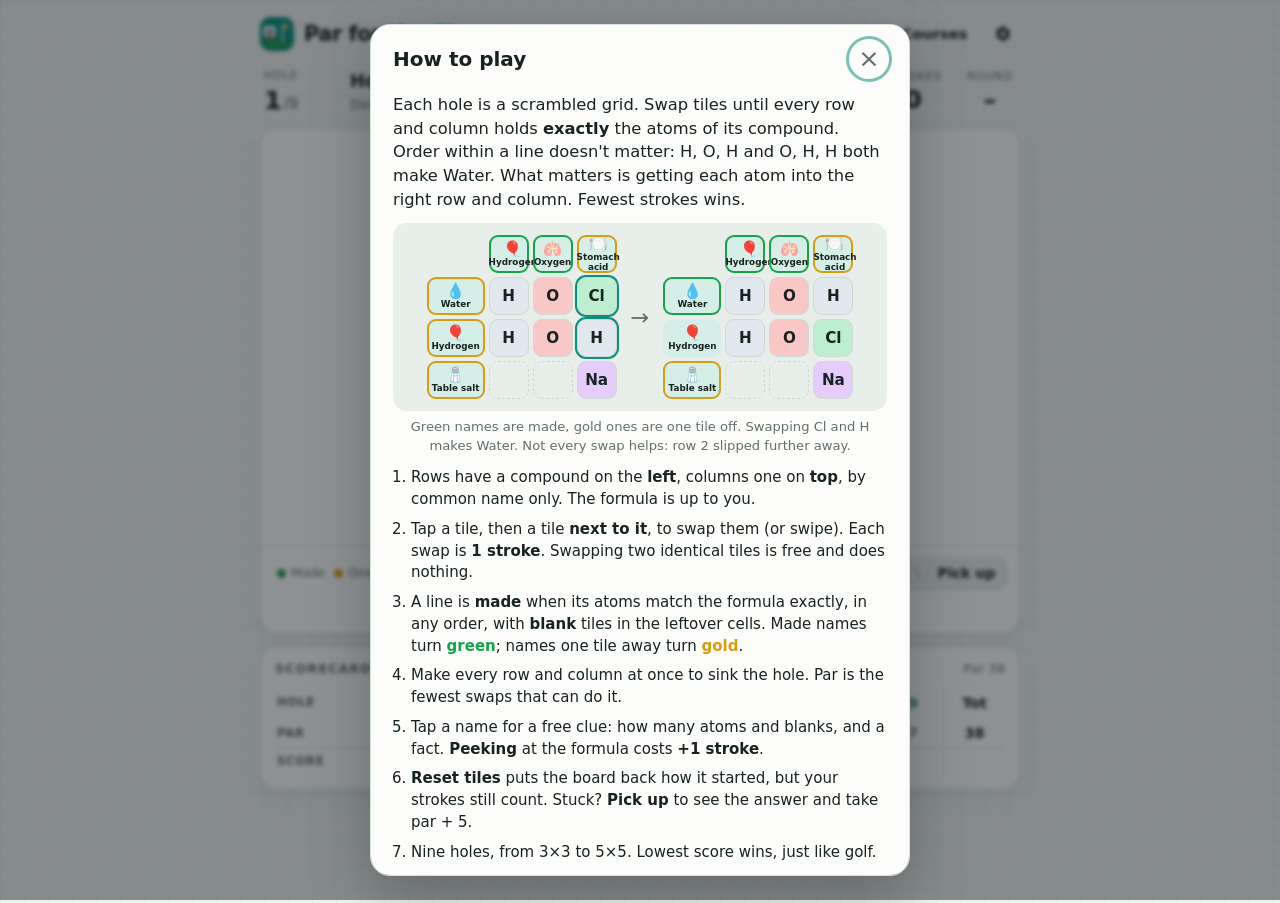
<file: public/index.html>
<!doctype html>
<html lang="en">
<head>
  <meta charset="utf-8">
  <meta name="viewport" content="width=device-width, initial-scale=1, viewport-fit=cover">
  <title>Par for the Chem — a daily chemistry puzzle played like golf</title>
  <meta name="description" content="Nine scrambled grids of atoms. Swap tiles until every row and column holds exactly the compound named beside it, in as few strokes as you can. A new Par for the Chem course every day.">
  <meta name="theme-color" content="#eef3ef" media="(prefers-color-scheme: light)">
  <meta name="theme-color" content="#0e1614" media="(prefers-color-scheme: dark)">
  <link rel="canonical" href="https://parchem.tryonlinux.com/">

  <meta property="og:type" content="website">
  <meta property="og:site_name" content="Par for the Chem">
  <meta property="og:title" content="Par for the Chem">
  <meta property="og:description" content="Unscramble the molecules in as few swaps as you can. Nine holes of chemistry, every day.">
  <meta property="og:url" content="https://parchem.tryonlinux.com/">
  <meta property="og:image" content="https://parchem.tryonlinux.com/og-image.png">
  <meta property="og:image:type" content="image/png">
  <meta property="og:image:width" content="1200">
  <meta property="og:image:height" content="630">
  <meta property="og:image:alt" content="A scrambled grid of element tiles next to a golf scorecard">
  <meta name="twitter:card" content="summary_large_image">
  <meta name="twitter:title" content="Par for the Chem">
  <meta name="twitter:description" content="Unscramble the molecules in as few swaps as you can. Nine holes of chemistry, every day.">
  <meta name="twitter:image" content="https://parchem.tryonlinux.com/og-image.png">

  <link rel="icon" href="favicon.svg" type="image/svg+xml">
  <link rel="apple-touch-icon" href="apple-touch-icon.png">
  <link rel="manifest" href="site.webmanifest">
  <meta name="apple-mobile-web-app-title" content="Par Chem">
  <link rel="stylesheet" href="style.css">
  <script type="application/ld+json">
  {
    "@context": "https://schema.org",
    "@type": "VideoGame",
    "name": "Par for the Chem",
    "url": "https://parchem.tryonlinux.com/",
    "image": "https://parchem.tryonlinux.com/og-image.png",
    "description": "A golf-style chemistry puzzle. Each of nine holes is a scrambled grid of element tiles; swap neighbours until every row and column holds exactly the atoms of the compound named beside it. Formulas are hidden: peeking costs a stroke. Fewest strokes wins. A new daily course for everyone, plus shareable random courses.",
    "genre": ["Puzzle", "Educational"],
    "applicationCategory": "Game",
    "gamePlatform": "Web browser",
    "playMode": "SinglePlayer",
    "operatingSystem": "Any",
    "inLanguage": "en",
    "author": { "@type": "Person", "name": "Jordan Tryon" },
    "offers": { "@type": "Offer", "price": "0", "priceCurrency": "USD" }
  }
  </script>
</head>
<body>
  <header class="topbar">
    <a class="brand" href="./" aria-label="Par for the Chem home">
      <img class="brand-mark" src="favicon.svg" alt="" width="34" height="34">
      <span class="brand-word">Par for the <b>Chem</b></span>
    </a>
    <nav class="topnav">
      <button class="btn ghost" data-open="help" aria-label="How to play"><span class="lbl-full">How to play</span><span class="lbl-short">Help</span></button>
      <button class="btn ghost" data-open="stats" aria-label="Notebook and stats"><span class="lbl-full">Notebook</span><span class="lbl-short">Stats</span></button>
      <button class="btn ghost" data-open="course" aria-label="Choose a course"><span class="lbl-full">Courses</span><span class="lbl-short">New</span></button>
      <button class="btn ghost icon-btn" data-open="settings" aria-label="Settings">
        <svg viewBox="0 0 24 24" width="18" height="18" aria-hidden="true"><path fill="currentColor" d="M19.14 12.94c.04-.3.06-.61.06-.94s-.02-.64-.07-.94l2.03-1.58a.49.49 0 0 0 .12-.61l-1.92-3.32a.49.49 0 0 0-.59-.22l-2.39.96a7.03 7.03 0 0 0-1.62-.94l-.36-2.54A.48.48 0 0 0 13.92 2h-3.84a.48.48 0 0 0-.48.41l-.36 2.54c-.59.24-1.13.56-1.62.94l-2.39-.96a.49.49 0 0 0-.59.22L2.72 8.47a.48.48 0 0 0 .12.61l2.03 1.58c-.05.3-.07.63-.07.94s.02.64.07.94l-2.03 1.58a.49.49 0 0 0-.12.61l1.92 3.32c.12.22.37.29.59.22l2.39-.96c.5.38 1.03.7 1.62.94l.36 2.54c.05.24.24.41.48.41h3.84c.24 0 .44-.17.47-.41l.36-2.54c.59-.24 1.13-.56 1.62-.94l2.39.96c.22.08.47 0 .59-.22l1.92-3.32a.48.48 0 0 0-.12-.61l-2.01-1.58ZM12 15.6A3.6 3.6 0 1 1 12 8.4a3.6 3.6 0 0 1 0 7.2Z"/></svg>
      </button>
    </nav>
  </header>

  <main class="wrap">
    <section class="hud">
      <div class="hud-hole">
        <span class="label">Hole</span>
        <strong id="hudHole">1</strong><span class="muted">/9</span>
      </div>
      <div class="hud-name">
        <span id="hudName">Hole 1</span>
        <span class="muted small" id="hudCourse"></span>
      </div>
      <div class="hud-stat"><span class="label">Par</span><strong id="hudPar">2</strong></div>
      <div class="hud-stat"><span class="label">Strokes</span><strong id="hudStrokes">0</strong></div>
      <div class="hud-stat"><span class="label">Round</span><strong id="hudRound">–</strong></div>
    </section>

    <section class="card board-card">
      <div class="stage" id="stage">
        <div class="board" id="board">
          <div class="corner" aria-hidden="true">⛳</div>
          <div class="col-heads" id="colHeads" role="group" aria-label="Column targets. Select one for a clue."></div>
          <div class="row-heads" id="rowHeads" role="group" aria-label="Row targets. Select one for a clue."></div>
          <div class="tiles" id="tiles" role="group" aria-label="Tiles. Use arrow keys to move, Enter to pick a tile, then Enter on a neighbour to swap."></div>
        </div>
        <div class="float" id="float" aria-hidden="true"></div>
      </div>

      <div class="tools">
        <span class="legend" aria-hidden="true"><i class="dot made"></i>Made <i class="dot near"></i>One tile off</span>
        <span class="spacer"></span>
        <button class="tool" id="resetBtn" title="Put the tiles back where they started. Strokes still count.">
          <svg viewBox="0 0 24 24" width="16" height="16" aria-hidden="true"><path fill="currentColor" d="M12 5V1L7 6l5 5V7a6 6 0 1 1-6 6H4a8 8 0 1 0 8-8Z"/></svg>
          Reset tiles
        </button>
        <button class="tool" id="pickBtn" title="Give up this hole and see the answer">
          <span aria-hidden="true">🏳️</span> <span id="pickLbl">Pick up</span>
        </button>
      </div>
      <div class="result" id="result" hidden>
        <div>
          <div class="result-term" id="resTerm"></div>
          <div class="result-sub" id="resSub"></div>
        </div>
        <button class="btn primary" id="nextBtn">Next hole →</button>
      </div>
      <p class="msg" id="msg" aria-live="polite"></p>
    </section>

    <section class="card score-card">
      <div class="score-head">
        <h2>Scorecard</h2>
        <span class="muted small" id="scoreTotal"></span>
      </div>
      <div id="scorecard"></div>
    </section>

    <noscript><section class="card notfound"><p>Par for the Chem needs JavaScript to run.</p></section></noscript>
  </main>

  <footer class="foot">
    <span class="foot-group"><span>Par for the Chem</span><span class="sep" aria-hidden="true">·</span><span id="footCourse"></span></span>
    <span class="sep foot-gsep" aria-hidden="true">·</span>
    <span class="foot-group"><a class="foot-link" href="https://github.com/tryonlinux/par-for-the-chem" target="_blank" rel="noopener noreferrer">
      <svg class="gh" viewBox="0 0 16 16" width="14" height="14" aria-hidden="true"><path fill="currentColor" d="M8 0C3.58 0 0 3.58 0 8c0 3.54 2.29 6.53 5.47 7.59.4.07.55-.17.55-.38 0-.19-.01-.82-.01-1.49-2.01.37-2.53-.49-2.69-.94-.09-.23-.48-.94-.82-1.13-.28-.15-.68-.52-.01-.53.63-.01 1.08.58 1.23.82.72 1.21 1.87.87 2.33.66.07-.52.28-.87.51-1.07-1.78-.2-3.64-.89-3.64-3.95 0-.87.31-1.59.82-2.15-.08-.2-.36-1.02.08-2.12 0 0 .67-.21 2.2.82.64-.18 1.32-.27 2-.27.68 0 1.36.09 2 .27 1.53-1.04 2.2-.82 2.2-.82.44 1.1.16 1.92.08 2.12.51.56.82 1.27.82 2.15 0 3.07-1.87 3.75-3.65 3.95.29.25.54.73.54 1.48 0 1.07-.01 1.93-.01 2.2 0 .21.15.46.55.38A8.012 8.012 0 0 0 16 8c0-4.42-3.58-8-8-8Z"/></svg>
      Source on GitHub
    </a></span>
    <a class="foot-link foot-also" href="https://chemmove.tryonlinux.com/">Also try ChemMove ⚗️</a>
    <p class="foot-support">Find this useful? You can support it with a <a href="https://buymeacoffee.com/tryomas" target="_blank" rel="noopener noreferrer">coffee</a>. Thanks!</p>
  </footer>

  <div class="toast" id="toast" role="status" aria-live="polite"></div>

  <!-- How to play -->
  <dialog id="dlg-help">
    <div class="dlg">
      <header><h2>How to play</h2><button class="x" data-close aria-label="Close">×</button></header>
      <p class="lead">Each hole is a scrambled grid. Swap tiles until every row and column holds <b>exactly</b> the atoms of its compound. Order within a line doesn't matter: H, O, H and O, H, H both make Water. What matters is getting each atom into the right row and column. Fewest strokes wins.</p>
      <div class="demo" aria-hidden="true">
        <div class="demo-grid">
          <span class="d-hdr"></span><span class="d-hdr d-made">🎈<small>Hydrogen</small></span><span class="d-hdr d-made">🫁<small>Oxygen</small></span><span class="d-hdr d-near">🍽️<small>Stomach acid</small></span>
          <span class="d-hdr d-near">💧<small>Water</small></span><span class="d-tile el-h">H</span><span class="d-tile el-o">O</span><span class="d-tile el-cl d-sel">Cl</span>
          <span class="d-hdr d-near">🎈<small>Hydrogen</small></span><span class="d-tile el-h">H</span><span class="d-tile el-o">O</span><span class="d-tile el-h d-sel">H</span>
          <span class="d-hdr d-near">🧂<small>Table salt</small></span><span class="d-tile d-blank"></span><span class="d-tile d-blank"></span><span class="d-tile el-na">Na</span>
        </div>
        <div class="demo-arrow">→</div>
        <div class="demo-grid">
          <span class="d-hdr"></span><span class="d-hdr d-made">🎈<small>Hydrogen</small></span><span class="d-hdr d-made">🫁<small>Oxygen</small></span><span class="d-hdr d-near">🍽️<small>Stomach acid</small></span>
          <span class="d-hdr d-made">💧<small>Water</small></span><span class="d-tile el-h">H</span><span class="d-tile el-o">O</span><span class="d-tile el-h">H</span>
          <span class="d-hdr">🎈<small>Hydrogen</small></span><span class="d-tile el-h">H</span><span class="d-tile el-o">O</span><span class="d-tile el-cl">Cl</span>
          <span class="d-hdr d-near">🧂<small>Table salt</small></span><span class="d-tile d-blank"></span><span class="d-tile d-blank"></span><span class="d-tile el-na">Na</span>
        </div>
      </div>
      <p class="demo-cap muted small">Green names are made, gold ones are one tile off. Swapping Cl and H makes Water. Not every swap helps: row 2 slipped further away.</p>
      <ol class="steps">
        <li>Rows have a compound on the <b>left</b>, columns one on <b>top</b>, by common name only. The formula is up to you.</li>
        <li>Tap a tile, then a tile <b>next to it</b>, to swap them (or swipe). Each swap is <b>1 stroke</b>. Swapping two identical tiles is free and does nothing.</li>
        <li>A line is <b>made</b> when its atoms match the formula exactly, in any order, with <b>blank</b> tiles in the leftover cells. Made names turn <b class="c-made">green</b>; names one tile away turn <b class="c-near">gold</b>.</li>
        <li>Make every row and column at once to sink the hole. Par is the fewest swaps that can do it.</li>
        <li>Tap a name for a free clue: how many atoms and blanks, and a fact. <b>Peeking</b> at the formula costs <b>+1 stroke</b>.</li>
        <li><b>Reset tiles</b> puts the board back how it started, but your strokes still count. Stuck? <b>Pick up</b> to see the answer and take par + 5.</li>
        <li>Nine holes, from 3×3 to 5×5. Lowest score wins, just like golf.</li>
      </ol>
      <p class="fine">Everything you make goes in your <b>notebook</b>, with its formula. The <b>Daily</b> course is the same for everyone, and your first finish is the one that counts.</p>
      <div class="dlg-actions"><button class="btn primary" data-close>Tee off</button></div>
    </div>
  </dialog>

  <!-- Compound card -->
  <dialog id="dlg-info" class="info-dlg">
    <div class="dlg">
      <header><h2 id="infoName">Compound</h2><button class="x" data-close aria-label="Close">×</button></header>
      <div class="info-top">
        <span class="info-emoji" id="infoEmoji" aria-hidden="true"></span>
        <div>
          <div class="info-formula" id="infoFormula">?</div>
          <div class="muted small" id="infoWhere"></div>
        </div>
      </div>
      <p id="infoFact"></p>
      <p class="muted small" id="infoBook"></p>
      <div class="dlg-actions">
        <button class="btn" id="peekBtn">Peek at the formula (+1 stroke)</button>
        <button class="btn primary" data-close>Back to the hole</button>
      </div>
    </div>
  </dialog>

  <!-- Notebook & stats -->
  <dialog id="dlg-stats">
    <div class="dlg">
      <header><h2>Notebook</h2><button class="x" data-close aria-label="Close">×</button></header>
      <div class="stat-grid" id="statGrid"></div>
      <h3>Compounds made <span class="book-count" id="bookCount"></span></h3>
      <div class="notebook" id="notebook"></div>
      <h3>Recent rounds</h3>
      <div id="recentRounds"></div>
      <p class="fine">Your notebook and rounds are saved in this browser only. They don't sync to your other devices.</p>
    </div>
  </dialog>

  <!-- Course picker -->
  <dialog id="dlg-course">
    <div class="dlg">
      <header><h2>Choose a course</h2><button class="x" data-close aria-label="Close">×</button></header>
      <div class="option">
        <div>
          <strong>Daily course</strong>
          <div class="muted small" id="dailyStatus">Same 9 holes for everyone today.</div>
        </div>
        <button class="btn primary" id="playDaily">Play daily</button>
      </div>
      <div class="option">
        <div>
          <strong>Random course</strong>
          <div class="muted small">Nine fresh holes, with a code you can share.</div>
        </div>
        <button class="btn" id="playRandom">Start random</button>
      </div>
      <form class="option" id="codeForm">
        <label for="codeInput"><strong>Course code</strong>
          <span class="muted small">Play a friend's course.</span></label>
        <div class="inline">
          <input id="codeInput" maxlength="8" placeholder="e.g. K3F9QZ" autocapitalize="characters" autocomplete="off" spellcheck="false">
          <button class="btn">Go</button>
        </div>
      </form>
      <div class="option subtle">
        <div>
          <strong>Current course</strong>
          <div class="muted small" id="currentCourseInfo"></div>
        </div>
        <div class="inline">
          <button class="btn ghost" id="copyLink">Copy link</button>
          <button class="btn ghost danger" id="restartCourse">Restart</button>
        </div>
      </div>
    </div>
  </dialog>

  <!-- Settings -->
  <dialog id="dlg-settings">
    <div class="dlg">
      <header><h2>Settings</h2><button class="x" data-close aria-label="Close">×</button></header>
      <label class="option switch-row">
        <span><strong>Near misses</strong><span class="muted small">Turn a name gold when its line is one tile away. Off for a harder round.</span></span>
        <input type="checkbox" role="switch" class="switch" data-setting="near">
      </label>
      <label class="option switch-row">
        <span><strong>Element colours</strong><span class="muted small">Tint each atom with its element's colour.</span></span>
        <input type="checkbox" role="switch" class="switch" data-setting="colors">
      </label>
      <label class="option switch-row">
        <span><strong>Highlight swaps</strong><span class="muted small">Outline the tiles a selected tile can swap with.</span></span>
        <input type="checkbox" role="switch" class="switch" data-setting="moves">
      </label>
      <label class="option switch-row">
        <span><strong>Sound</strong><span class="muted small">Quiet clicks and chimes.</span></span>
        <input type="checkbox" role="switch" class="switch" data-setting="sound">
      </label>
    </div>
  </dialog>

  <!-- Round complete -->
  <dialog id="dlg-finish">
    <div class="dlg">
      <header><h2>Round complete</h2><button class="x" data-close aria-label="Close">×</button></header>
      <div class="big-score">
        <strong id="finStrokes">0</strong>
        <span class="topar" id="finToPar">E</span>
      </div>
      <p class="center muted" id="finLine"></p>
      <p class="center badge-line" id="finBadge" hidden></p>
      <pre class="emoji-card" id="finEmoji"></pre>
      <p class="center muted small" id="finNext"></p>
      <div class="dlg-actions">
        <button class="btn" id="shareBtn">Share result</button>
        <button class="btn ghost" data-open="stats">Notebook</button>
        <button class="btn primary" data-open="course">Another course</button>
      </div>
    </div>
  </dialog>

  <script src="game.js"></script>
</body>
</html>
</file>
<file: public/style.css>
:root {
  --bg: #eef3ef;
  --surface: #fcfdfb;
  --surface-2: #e8efea;
  --ink: #17231f;
  --muted: #62706b;
  --line: #d5e0d9;
  --accent: #0e8f7e;
  --accent-hover: #0b7a6b;
  --accent-ink: #ffffff;
  --accent-soft: #d6eee8;
  --tile: #ffffff;
  --tile-edge: #cfdad3;
  --tint-max: 30%;
  --select: #bfeae2;
  --gold: #f5c542;
  --warn: #c2410c;
  --made: #16a34a;
  --made-soft: #d3f2dc;
  --near: #d69e10;
  --near-soft: #fbefc8;
  --birdie: #2563eb;
  --eagle: #7c3aed;
  --paper-line: rgba(14, 143, 126, 0.07);
  --radius: 16px;
  --shadow: 0 1px 2px rgba(29, 36, 51, 0.05), 0 8px 24px rgba(29, 36, 51, 0.06);
  --font: ui-rounded, "SF Pro Rounded", system-ui, -apple-system, "Segoe UI", Roboto, "Helvetica Neue", Arial, sans-serif;
  color-scheme: light;
}

@media (prefers-color-scheme: dark) {
  :root {
    --bg: #0e1614;
    --surface: #141e1b;
    --surface-2: #1a2723;
    --ink: #e4ece9;
    --muted: #93a39d;
    --line: #26352f;
    --accent: #3fd1b8;
    --accent-hover: #5fdcc6;
    --accent-ink: #04201b;
    --accent-soft: #163029;
    --tile: #1f2b27;
    --tile-edge: #31423c;
    --tint-max: 42%;
    --select: #1c5248;
    --gold: #b98f1c;
    --warn: #fb923c;
    --made: #34d399;
    --made-soft: #163826;
    --near: #facc15;
    --near-soft: #3a3313;
    --birdie: #60a5fa;
    --eagle: #a78bfa;
    --paper-line: rgba(63, 209, 184, 0.04);
    --shadow: 0 1px 2px rgba(0, 0, 0, 0.3), 0 8px 24px rgba(0, 0, 0, 0.25);
    color-scheme: dark;
  }
}

* { box-sizing: border-box; }
[hidden] { display: none !important; }

html { -webkit-text-size-adjust: 100%; }

body {
  margin: 0;
  font-family: var(--font);
  font-size: 15px;
  line-height: 1.45;
  color: var(--ink);
  background-color: var(--bg);
  background-image:
    linear-gradient(var(--paper-line) 1px, transparent 1px),
    linear-gradient(90deg, var(--paper-line) 1px, transparent 1px);
  background-size: 24px 24px;
  min-height: 100vh;
  padding-inline: max(16px, env(safe-area-inset-left)) max(16px, env(safe-area-inset-right));
}

button, input, output { font: inherit; color: inherit; }

.muted { color: var(--muted); }
.small { font-size: 0.82rem; }
.center { text-align: center; }
.offscreen { position: fixed; left: -9999px; top: 0; opacity: 0; }

/* ---------- top bar ---------- */
.topbar {
  max-width: 760px;
  margin: 0 auto;
  display: flex;
  align-items: center;
  justify-content: space-between;
  gap: 12px;
  padding-block: max(14px, env(safe-area-inset-top)) 6px;
}
.brand {
  display: flex;
  align-items: center;
  gap: 10px;
  color: inherit;
  text-decoration: none;
  font-size: 1.3rem;
  font-weight: 700;
  letter-spacing: -0.02em;
  flex: none;
}
.brand b { color: var(--accent); }
.brand-mark { width: 34px; height: 34px; border-radius: 10px; display: block; }
.topnav { display: flex; gap: 2px; align-items: center; }
.lbl-short { display: none; }

/* ---------- buttons ---------- */
.btn {
  appearance: none;
  border: 1px solid var(--line);
  background: var(--surface);
  color: var(--ink);
  padding: 0.55em 1em;
  border-radius: 999px;
  cursor: pointer;
  font-weight: 600;
  font-size: 0.92rem;
  white-space: nowrap;
  transition: background-color 0.15s, border-color 0.15s, transform 0.08s;
}
.btn:hover { border-color: var(--muted); }
.btn:active { transform: translateY(1px); }
.btn:disabled { opacity: 0.45; cursor: not-allowed; transform: none; }
.btn.primary { background: var(--accent); border-color: var(--accent); color: var(--accent-ink); }
.btn.primary:hover { background: var(--accent-hover); border-color: var(--accent-hover); }
.btn.ghost { background: transparent; border-color: transparent; }
.btn.ghost:hover { background: var(--surface-2); border-color: var(--line); }
.icon-btn { display: inline-grid; place-items: center; padding: 0.5em; }
:focus-visible { outline: 3px solid color-mix(in srgb, var(--accent) 55%, transparent); outline-offset: 2px; }

/* ---------- layout ---------- */
.wrap {
  max-width: 760px;
  margin: 0 auto;
  display: grid;
  grid-template-columns: minmax(0, 1fr);
  gap: 12px;
  padding-block: 8px 20px;
}
.wrap > * { min-width: 0; }
.card {
  background: var(--surface);
  border: 1px solid var(--line);
  border-radius: var(--radius);
  box-shadow: var(--shadow);
}
.inline { display: flex; gap: 6px; align-items: center; flex-wrap: wrap; }

/* ---------- HUD ---------- */
.hud {
  display: grid;
  grid-template-columns: auto minmax(0, 1fr) repeat(3, auto);
  align-items: center;
  gap: 4px 22px;
  padding-inline: 4px;
}
.hud .label {
  display: block;
  font-size: 0.7rem;
  text-transform: uppercase;
  letter-spacing: 0.08em;
  color: var(--muted);
}
.hud strong { display: inline-block; font-size: 1.6rem; line-height: 1.1; font-variant-numeric: tabular-nums; }
.hud-name { display: flex; flex-direction: column; min-width: 0; }
.hud-name > span { white-space: nowrap; overflow: hidden; text-overflow: ellipsis; }
.hud-name > span:first-child { font-weight: 700; font-size: 1.1rem; }
.hud-stat { text-align: center; min-width: 52px; }
.hud-hole { display: flex; align-items: baseline; gap: 2px; flex-wrap: wrap; max-width: 64px; }
.hud-hole .label { flex-basis: 100%; }
#hudStrokes.over { color: var(--warn); }
.under { color: var(--birdie); }
.over { color: var(--warn); }
.bump { animation: bump 0.35s ease-out; }
@keyframes bump { 40% { transform: scale(1.25); color: var(--accent); } }

/* ---------- board ---------- */
.board-card { overflow: hidden; }
.stage {
  position: relative;
  display: flex;
  justify-content: center;
  padding: 16px 8px 12px;
}
.board {
  --n: 5;
  --cell: 56px;
  --gap: 5px;
  --font: 18px;
  display: grid;
  --rhw: 106px;
  --chh: 84px;
  --name: 11px;
  grid-template-columns: var(--rhw) auto;
  grid-template-rows: var(--chh) auto;
  gap: var(--gap);
  font-variant-numeric: tabular-nums;
}
.corner {
  display: grid;
  place-items: center;
  color: var(--muted);
  font-size: calc(var(--cell) * 0.6);
  opacity: 0.75;
}
.col-heads { display: grid; grid-template-columns: repeat(var(--n), var(--cell)); grid-template-rows: var(--chh); gap: var(--gap); }
.row-heads { display: grid; grid-template-rows: repeat(var(--n), var(--cell)); grid-template-columns: var(--rhw); gap: var(--gap); }
.tiles {
  display: grid;
  grid-template-columns: repeat(var(--n), var(--cell));
  grid-auto-rows: var(--cell);
  gap: var(--gap);
  touch-action: none;
  user-select: none;
  -webkit-user-select: none;
}

.hdr {
  appearance: none;
  border: none;
  margin: 0;
  min-width: 0;
  overflow: hidden;
  display: flex;
  flex-direction: column;
  align-items: center;
  justify-content: center;
  gap: 2px;
  padding: 3px 2px;
  border-radius: calc(var(--cell) * 0.24);
  background: var(--accent-soft);
  color: var(--accent);
  font-size: var(--name);
  line-height: 1.1;
  text-align: center;
  cursor: help;
  transition: background-color 0.15s;
  -webkit-tap-highlight-color: transparent;
}
.hdr:hover { background: color-mix(in srgb, var(--accent) 22%, var(--accent-soft)); }
.hdr-e { font-size: calc(var(--cell) * 0.34); line-height: 1; }
.hdr-text { display: flex; flex-direction: column; align-items: center; gap: 1px; min-width: 0; max-width: 100%; }
.hdr-n {
  font-weight: 800;
  color: var(--ink);
  letter-spacing: -0.01em;
  overflow-wrap: anywhere;
  hyphens: auto;
  display: -webkit-box;
  -webkit-box-orient: vertical;
  -webkit-line-clamp: 2;
  overflow: hidden;
  max-width: 100%;
}
.hdr-f { font-weight: 800; font-size: calc(var(--name) * 1.15); letter-spacing: -0.02em; white-space: nowrap; color: var(--accent); }
.hdr-f:empty { display: none; }
.hdr-dot { display: none; }
.col-heads .hdr.long .hdr-n { font-size: 0.88em; }
.row-heads .hdr { flex-direction: row; gap: 6px; padding-inline: 6px; }
.row-heads .hdr-text { flex: 1; }
.hdr { position: relative; }
.hdr.made { background: var(--made-soft); box-shadow: inset 0 0 0 2px var(--made); }
.hdr.made .hdr-f { color: var(--made); }
.hdr.near { background: var(--near-soft); box-shadow: inset 0 0 0 2px var(--near); }
.hdr.made .hdr-dot, .hdr.near .hdr-dot {
  display: block;
  position: absolute;
  top: 4px;
  right: 4px;
  width: 7px;
  height: 7px;
  border-radius: 50%;
  background: var(--near);
}
.hdr.made .hdr-dot { background: var(--made); }
.hdr.goal { box-shadow: inset 0 0 0 2px var(--gold); background: color-mix(in srgb, var(--gold) 30%, var(--accent-soft)); }
.hdr.focus { box-shadow: inset 0 0 0 2px var(--accent); }
.hdr.hit { animation: hdrHit 0.6s ease-out; }
.hdr.fresh { animation: fresh 0.35s ease-out; }
@keyframes hdrHit {
  0%, 50% { background: var(--made); transform: scale(1.1); }
}

.tile {
  --tint: var(--tile);
  appearance: none;
  position: relative;
  display: grid;
  place-items: center;
  width: var(--cell);
  height: var(--cell);
  padding: 0;
  border: 1px solid var(--tile-edge);
  border-radius: calc(var(--cell) * 0.2);
  background: var(--tile);
  color: var(--ink);
  font-weight: 800;
  font-size: var(--font);
  letter-spacing: -0.02em;
  cursor: pointer;
  box-shadow: 0 1px 0 var(--tile-edge), 0 2px 4px rgba(23, 35, 31, 0.06);
  transition: background-color 0.2s, transform 0.12s, box-shadow 0.12s;
  -webkit-tap-highlight-color: transparent;
}
.tile.tinted {
  background: color-mix(in srgb, var(--tint) var(--tint-max), var(--tile));
  border-color: color-mix(in srgb, var(--tint) 45%, var(--tile-edge));
  box-shadow: inset 0 -3px 0 color-mix(in srgb, var(--tint) 55%, transparent), 0 2px 4px rgba(23, 35, 31, 0.06);
}
.tile .sym { line-height: 1; margin-top: calc(var(--cell) * 0.08); }
.tile.two .sym { font-size: 0.86em; }
.tile .z {
  position: absolute;
  top: calc(var(--cell) * 0.06);
  left: calc(var(--cell) * 0.1);
  font-size: max(8px, calc(var(--cell) * 0.17));
  font-weight: 600;
  line-height: 1;
  color: var(--muted);
  letter-spacing: 0;
}
.board.tight .tile .z { display: none; }
.tile.blank {
  background: transparent;
  border: 1.5px dashed var(--tile-edge);
  box-shadow: none;
}
.tile.blank .sym { width: 18%; height: 18%; border-radius: 50%; background: var(--tile-edge); margin: 0; }
.tile.blank.selected { background: var(--select); border-style: solid; }
.board.tight .tile .sym { margin-top: 0; }
.tile:hover { transform: translateY(-1px); }
.tile.selected {
  background: var(--select);
  border-color: var(--accent);
  border-width: 1px;
  box-shadow: 0 0 0 3px color-mix(in srgb, var(--accent) 45%, transparent), 0 6px 14px rgba(29, 36, 51, 0.15);
  transform: translateY(-2px) scale(1.05);
  z-index: 1;
}
.tile.can-swap { border: 2px dashed var(--accent); }
.tile.hint, .tile.tinted.hint { box-shadow: 0 0 0 3px var(--gold); animation: hint 1.1s ease-in-out infinite; z-index: 1; }
.tile.slide { animation: slide 0.16s ease-out; z-index: 2; }
.tile.hit { animation: tileHit 0.52s ease-out; }
.tile.fresh { animation: fresh 0.35s ease-out; }
.tile:disabled { cursor: default; transform: none; }
.board.done .tiles { opacity: 0.8; }

@keyframes slide { from { transform: translate(var(--dx, 0), var(--dy, 0)); } }
@keyframes tileHit {
  0%, 45% { background: var(--made-soft); transform: scale(1.08); border-color: var(--made); box-shadow: 0 0 14px var(--made); }
}
@keyframes fresh { from { transform: scale(0.5); opacity: 0; } }
@keyframes hint {
  50% { box-shadow: 0 0 0 4px var(--gold), 0 0 18px var(--gold); transform: scale(1.06); }
}
.tiles.shake { animation: shake 0.33s; }
@keyframes shake {
  25%, 75% { transform: translateX(6px); }
  50% { transform: translateX(-6px); }
}

.float {
  position: absolute;
  left: 50%;
  top: 42%;
  transform: translate(-50%, -50%);
  display: flex;
  flex-direction: column;
  align-items: center;
  pointer-events: none;
  opacity: 0;
  z-index: 5;
  text-shadow: 0 2px 10px var(--surface), 0 0 2px var(--surface);
}
.float strong { white-space: nowrap; font-size: 2.6rem; font-weight: 900; color: var(--accent); line-height: 1; }
.float span { font-weight: 800; font-size: 1.05rem; color: var(--warn); letter-spacing: 0.02em; white-space: nowrap; }
.float.show { animation: floatUp 1s ease-out; }
@keyframes floatUp {
  0% { opacity: 0; transform: translate(-50%, -30%) scale(0.7); }
  20% { opacity: 1; transform: translate(-50%, -50%) scale(1.05); }
  70% { opacity: 1; }
  100% { opacity: 0; transform: translate(-50%, -110%) scale(1); }
}

/* ---------- tools ---------- */
.tools {
  display: flex;
  align-items: center;
  gap: 8px;
  flex-wrap: wrap;
  padding: 10px 12px;
  border-top: 1px solid var(--line);
}
.spacer { flex: 1; }
.tool {
  appearance: none;
  display: inline-flex;
  align-items: center;
  gap: 6px;
  border: 1px solid var(--line);
  background: var(--surface-2);
  border-radius: 10px;
  padding: 0.4em 0.75em;
  cursor: pointer;
  font-weight: 600;
  font-size: 0.88rem;
  white-space: nowrap;
}
.tool:hover { border-color: var(--muted); }
.tool:disabled { opacity: 0.45; cursor: not-allowed; }
.tool svg { color: var(--muted); flex: none; }
.tool.icon { width: 34px; justify-content: center; padding: 0.35em 0; font-size: 1.1rem; }
.tool.armed { border-color: var(--warn); color: var(--warn); }
.tool.armed svg { color: var(--warn); }
.cost {
  font-size: 0.72rem;
  font-weight: 700;
  color: var(--muted);
  background: color-mix(in srgb, var(--muted) 14%, transparent);
  border-radius: 999px;
  padding: 0 0.5em;
}
.legend { display: inline-flex; align-items: center; gap: 5px; font-size: 0.78rem; color: var(--muted); }
.legend .dot { display: inline-block; width: 9px; height: 9px; border-radius: 50%; margin-left: 4px; }
.dot.made { background: var(--made); }
.dot.near { background: var(--near); }
.tools[hidden] { display: none; }
.result {
  display: flex;
  align-items: center;
  justify-content: space-between;
  gap: 12px;
  flex-wrap: wrap;
  padding: 12px 14px;
  border-top: 1px solid var(--line);
  background: var(--made-soft);
  animation: pop 0.35s ease-out;
}
.result.picked { background: var(--surface-2); }
.result-term { font-size: 1.35rem; font-weight: 800; line-height: 1.1; }
.result-sub { color: var(--muted); font-size: 0.88rem; }
.score-card { padding: 12px 14px 14px; }
.score-head { display: flex; justify-content: space-between; align-items: baseline; gap: 8px; margin-bottom: 8px; }
.score-head h2 { margin: 0; font-size: 0.8rem; text-transform: uppercase; letter-spacing: 0.08em; color: var(--muted); }
.sc-scroll { overflow-x: auto; }
.sc { width: 100%; border-collapse: collapse; font-variant-numeric: tabular-nums; text-align: center; font-size: 0.9rem; }
.sc th, .sc td { padding: 4px 2px; min-width: 30px; border-bottom: 1px solid var(--line); }
.sc tr:last-child td, .sc tr:last-child th { border-bottom: none; }
.sc th[scope="row"] { text-align: left; color: var(--muted); font-weight: 600; font-size: 0.74rem; text-transform: uppercase; letter-spacing: 0.05em; padding-right: 8px; }
.sc .sum { font-weight: 800; border-left: 1px solid var(--line); }
.sc .cur { background: var(--accent-soft); }
.sc .go button {
  appearance: none;
  border: none;
  background: none;
  font-weight: 700;
  color: var(--accent);
  cursor: pointer;
  width: 100%;
  padding: 2px 0;
  border-radius: 6px;
}
.sc .go button:hover { background: var(--surface-2); }
.mark {
  display: inline-grid;
  place-items: center;
  min-width: 24px;
  height: 24px;
  padding: 0 4px;
  font-weight: 700;
  border: 2px solid transparent;
}
.mark.birdie { border-color: var(--birdie); border-radius: 50%; color: var(--birdie); }
.mark.eagle { border-color: var(--eagle); border-radius: 50%; color: var(--eagle); box-shadow: 0 0 0 2px var(--surface), 0 0 0 4px var(--eagle); }
.mark.bogey { border-color: var(--warn); border-radius: 3px; color: var(--warn); }
.mark.double { border-color: var(--warn); border-radius: 3px; color: var(--warn); box-shadow: 0 0 0 2px var(--surface), 0 0 0 4px var(--warn); }
.mark.picked { color: var(--muted); text-decoration: line-through; }
.mark.live { color: var(--muted); font-style: italic; font-weight: 500; }
.topar { font-size: 1.6rem; font-weight: 800; }
.topar.under { color: var(--birdie); }
.topar.even { color: var(--made); }
.topar.over { color: var(--warn); }
.btn.danger { color: var(--warn); }
.info-top { display: flex; align-items: center; gap: 14px; margin: 4px 0 10px; }
.info-emoji { font-size: 3rem; line-height: 1; }
.info-formula { font-size: 1.9rem; font-weight: 800; color: var(--accent); letter-spacing: 0.01em; }
.info-formula.hidden { color: var(--muted); letter-spacing: 0.2em; }
#infoFact { margin: 0 0 6px; }
#infoBook { margin: 0; }
.c-made { color: var(--made); }
.c-near { color: var(--near); }
.demo-grid .d-made { background: var(--made-soft); box-shadow: inset 0 0 0 2px var(--made); }
.demo-grid .d-near { background: var(--near-soft); box-shadow: inset 0 0 0 2px var(--near); }
.el-cl { --tint: #22c55e; }
.msg {
  margin: 0;
  padding: 0 14px 12px;
  min-height: 1.5em;
  text-align: center;
  color: var(--muted);
  font-size: 0.9rem;
}

.done-bar {
  display: flex;
  justify-content: space-between;
  align-items: center;
  gap: 12px;
  flex-wrap: wrap;
  padding: 12px 16px;
  background: var(--accent-soft);
  border-color: color-mix(in srgb, var(--accent) 30%, var(--line));
  animation: pop 0.35s ease-out;
}
@keyframes pop { from { transform: scale(0.97); opacity: 0; } to { transform: scale(1); opacity: 1; } }

/* ---------- footer ---------- */
.foot {
  max-width: 760px;
  margin: 0 auto;
  padding-block: 0 max(28px, env(safe-area-inset-bottom));
  display: flex;
  flex-wrap: wrap;
  justify-content: center;
  align-items: center;
  gap: 4px 0;
  text-align: center;
  font-size: 0.8rem;
  line-height: 1.4;
  color: var(--muted);
}
.foot .sep { margin-inline: 0.5em; }
.foot-group { display: inline-flex; flex-wrap: wrap; justify-content: center; align-items: center; }
.foot-also { flex-basis: 100%; justify-content: center; }
@media (max-width: 640px) {
  .foot-gsep { display: none; }
  .foot-group { flex-basis: 100%; }
}
.foot-link {
  color: inherit;
  text-decoration: none;
  display: inline-flex;
  align-items: center;
  gap: 5px;
  transition: color 0.15s;
}
.foot-link:hover { color: var(--ink); text-decoration: underline; text-decoration-color: var(--line); text-underline-offset: 3px; }
.foot .gh { flex: none; }
.foot-support { flex-basis: 100%; margin: 4px 0 0; }
.foot-support a { color: inherit; text-underline-offset: 3px; text-decoration-color: var(--line); }
.foot-support a:hover { color: var(--ink); }

/* ---------- toast ---------- */
.toast {
  position: fixed;
  left: 50%;
  bottom: max(20px, env(safe-area-inset-bottom));
  transform: translate(-50%, 20px);
  background: var(--ink);
  color: var(--bg);
  padding: 10px 16px;
  border-radius: 12px;
  font-size: 0.9rem;
  max-width: calc(100vw - 32px);
  opacity: 0;
  pointer-events: none;
  transition: opacity 0.2s, transform 0.2s;
  z-index: 50;
  text-align: center;
  width: max-content;
  max-width: min(460px, calc(100vw - 32px));
  line-height: 1.4;
}
.toast.show { opacity: 1; transform: translate(-50%, 0); }

/* ---------- dialogs ---------- */
dialog {
  border: 1px solid var(--line);
  border-radius: 20px;
  padding: 0;
  width: min(540px, calc(100vw - 32px));
  max-height: calc(100dvh - 48px);
  overflow: auto;
  overscroll-behavior: contain;
  background: var(--surface);
  color: var(--ink);
  box-shadow: 0 20px 60px rgba(0, 0, 0, 0.25);
}
dialog::backdrop { background: rgba(10, 14, 20, 0.45); backdrop-filter: blur(2px); }
dialog[open] { animation: pop 0.2s ease-out; }
.dlg { padding: 20px 22px 22px; }
.dlg header {
  position: sticky;
  top: -20px;
  z-index: 2;
  display: flex;
  justify-content: space-between;
  align-items: center;
  margin: -20px -22px 10px;
  padding: 16px 22px 6px;
  background: var(--surface);
}
.dlg h2 { margin: 0; font-size: 1.25rem; }
.dlg h3 { margin: 18px 0 8px; font-size: 0.78rem; text-transform: uppercase; letter-spacing: 0.08em; color: var(--muted); }
.x {
  appearance: none;
  border: none;
  background: transparent;
  font-size: 1.6rem;
  line-height: 1;
  cursor: pointer;
  color: var(--muted);
  width: 36px;
  height: 36px;
  border-radius: 50%;
}
.x:hover { background: var(--surface-2); color: var(--ink); }
.lead { margin: 0 0 12px; font-size: 1.02rem; }
.steps { padding-left: 1.2em; margin: 12px 0 10px; }
.steps li { margin-bottom: 8px; }
.fine { color: var(--muted); font-size: 0.82rem; margin: 10px 0 0; }
.dlg-actions { display: flex; gap: 8px; justify-content: flex-end; flex-wrap: wrap; margin-top: 16px; }

.demo {
  display: flex;
  align-items: center;
  justify-content: center;
  gap: 14px;
  padding: 12px;
  border-radius: 14px;
  background: var(--surface-2);
}
.demo-arrow { font-size: 1.4rem; color: var(--muted); }
.demo-grid {
  display: grid;
  grid-template-columns: 58px repeat(3, 40px);
  grid-auto-rows: 38px;
  gap: 4px;
  font-weight: 800;
  font-size: 0.95rem;
}
.demo-grid span { display: grid; place-items: center; border-radius: 9px; }
.d-hdr:not(:empty) { background: var(--accent-soft); color: var(--ink); font-size: 0.95rem; line-height: 1.1; text-align: center; align-content: center; gap: 1px; }
.d-hdr small { font-size: 0.55rem; font-weight: 800; }
.d-tile { border: 1px solid var(--tile-edge); background: color-mix(in srgb, var(--tint, var(--tile)) var(--tint-max), var(--tile)); }
.el-h { --tint: #9fb3cc; }
.el-c { --tint: #6b7280; }
.el-n { --tint: #3b82f6; }
.el-o { --tint: #ef4444; }
.el-na { --tint: #a855f7; }
.el-ca { --tint: #0f766e; }
.d-tile.d-blank { background: transparent; border-style: dashed; }
.demo-cap { text-align: center; margin: 6px 0 0; }
.d-sel { box-shadow: 0 0 0 2px var(--accent); }
.demo-grid .d-hit { background: var(--gold); color: var(--ink); border-color: var(--gold); }

.option {
  display: flex;
  justify-content: space-between;
  align-items: center;
  gap: 12px;
  flex-wrap: wrap;
  padding: 12px 0;
  border-bottom: 1px solid var(--line);
  margin: 0;
}
.option:last-child { border-bottom: none; }
.option label, .switch-row > span { display: flex; flex-direction: column; }
.switch-row { cursor: pointer; flex-wrap: nowrap; }
.dlg input:not([type]) {
  border: 1px solid var(--line);
  background: var(--surface-2);
  border-radius: 10px;
  padding: 0.5em 0.75em;
  min-width: 0;
  width: 140px;
}
.dlg input:not([type]):focus { outline: none; border-color: var(--accent); }
#codeInput { text-transform: uppercase; letter-spacing: 0.06em; }
.stepper { display: inline-flex; align-items: center; gap: 4px; }
.stepper output { min-width: 3.4em; text-align: center; font-weight: 700; font-variant-numeric: tabular-nums; }

.switch {
  appearance: none;
  flex: none;
  position: relative;
  width: 46px;
  height: 28px;
  margin: 0;
  border-radius: 999px;
  background: var(--line);
  cursor: pointer;
  transition: background-color 0.18s;
}
.switch::after {
  content: "";
  position: absolute;
  top: 3px;
  left: 3px;
  width: 22px;
  height: 22px;
  border-radius: 50%;
  background: #fff;
  box-shadow: 0 1px 3px rgba(0, 0, 0, 0.25);
  transition: transform 0.18s;
}
.switch:checked { background: var(--accent); }
.switch:checked::after { transform: translateX(18px); }

.stat-grid { display: grid; grid-template-columns: repeat(4, minmax(0, 1fr)); gap: 8px; }
.stat {
  display: flex;
  flex-direction: column;
  align-items: center;
  padding: 10px 4px;
  border-radius: 12px;
  background: var(--surface-2);
  text-align: center;
}
.stat strong { font-size: 1.7rem; line-height: 1.1; font-variant-numeric: tabular-nums; }
.stat span { font-size: 0.72rem; color: var(--muted); }
#statNext { margin: 10px 0 0; }
.size-bests { display: grid; grid-template-columns: repeat(8, minmax(0, 1fr)); gap: 4px; }
.book-count { float: right; color: var(--accent); letter-spacing: 0.02em; }
.notebook {
  display: grid;
  grid-template-columns: repeat(auto-fill, minmax(150px, 1fr));
  gap: 6px;
  max-height: 34vh;
  overflow-y: auto;
  padding: 2px;
}
.entry {
  display: flex;
  align-items: center;
  gap: 8px;
  padding: 6px 8px;
  border-radius: 10px;
  background: var(--surface-2);
  font-size: 0.8rem;
  line-height: 1.2;
  min-width: 0;
}
.entry.locked { opacity: 0.5; background: transparent; border: 1px dashed var(--line); }
.e-emoji { font-size: 1.3rem; flex: none; }
.e-body { display: flex; flex-direction: column; min-width: 0; flex: 1; }
.e-body strong { white-space: nowrap; overflow: hidden; text-overflow: ellipsis; }
.e-count { color: var(--accent); font-variant-numeric: tabular-nums; }
.chips { display: flex; flex-wrap: wrap; justify-content: center; gap: 6px; margin: 12px 0 0; }
.chips:empty { display: none; }
.chip {
  display: inline-flex;
  align-items: center;
  gap: 4px;
  padding: 3px 10px;
  border-radius: 999px;
  background: var(--accent-soft);
  font-size: 0.84rem;
  font-weight: 600;
}
.chip b { color: var(--accent); }
.size-best {
  display: flex;
  flex-direction: column;
  align-items: center;
  padding: 6px 4px;
  border-radius: 10px;
  border: 1px solid var(--line);
  font-variant-numeric: tabular-nums;
}
.size-best span { font-size: 0.72rem; color: var(--muted); }
.size-best.none strong { color: var(--muted); font-weight: 500; }
.table-scroll { overflow-x: auto; max-height: 40vh; }
.rounds { width: 100%; border-collapse: collapse; font-variant-numeric: tabular-nums; font-size: 0.88rem; }
.rounds th { text-align: left; color: var(--muted); font-weight: 600; font-size: 0.74rem; text-transform: uppercase; letter-spacing: 0.05em; padding: 6px 8px; border-bottom: 1px solid var(--line); }
.rounds td { padding: 7px 8px; border-bottom: 1px solid var(--line); white-space: nowrap; }
.rounds .num { text-align: right; }
.rounds tr:last-child td { border-bottom: none; }
.empty { text-align: center; color: var(--muted); padding: 16px 0; margin: 0; }

.big-score { display: flex; justify-content: center; align-items: baseline; gap: 10px; margin: 6px 0 0; }
.big-score strong { font-size: 3.6rem; line-height: 1; font-variant-numeric: tabular-nums; color: var(--accent); }
.badge-line { font-weight: 700; color: var(--warn); margin: 4px 0 0; }
.emoji-card {
  text-align: center;
  font-size: 1.15rem;
  line-height: 1.35;
  letter-spacing: 0.08em;
  margin: 10px 0;
  font-family: inherit;
  white-space: pre-wrap;
}
#finLine, #finNext { margin: 6px 0 0; }

/* ---------- confetti ---------- */
.confetti { position: fixed; inset: 0; pointer-events: none; overflow: hidden; z-index: 60; }
.confetti .bit { width: auto; height: auto; font-size: 20px; }
.confetti span {
  position: absolute;
  top: -16px;
  width: 8px;
  height: 12px;
  border-radius: 2px;
  animation: fall var(--d, 2s) cubic-bezier(0.25, 0.4, 0.6, 1) forwards;
}
@keyframes fall {
  to { transform: translate(var(--x, 0), 105vh) rotate(var(--r, 360deg)); opacity: 0.8; }
}

/* ---------- small screens ---------- */
@media (max-width: 640px) {
  .topbar { padding-block: max(10px, env(safe-area-inset-top)) 2px; gap: 6px; }
  .brand { font-size: 1.1rem; gap: 8px; }
  .brand-mark { width: 28px; height: 28px; border-radius: 8px; }
  .topnav .btn { padding-inline: 0.55em; font-size: 0.82rem; }
  .hud { gap: 2px 12px; }
  .hud .label { font-size: 0.62rem; letter-spacing: 0.06em; }
  .hud strong { font-size: 1.25rem; }
  .hud-name > span:first-child { font-size: 0.95rem; }
  .hud-name > span:last-child { font-size: 0.74rem; }
  .hud-stat { min-width: 36px; }
  .hud-hole .label { display: none; }
  .legend { display: none; }
  .stage { padding: 12px 4px 10px; }
  .tools { gap: 6px; padding: 8px 10px; }
  .tool { padding: 0.35em 0.6em; font-size: 0.82rem; }
  .stat-grid { grid-template-columns: repeat(2, minmax(0, 1fr)); }
  .size-bests { grid-template-columns: repeat(4, minmax(0, 1fr)); }
  .notebook { grid-template-columns: repeat(2, minmax(0, 1fr)); }
  .option > .btn { width: 100%; }
  .dlg { padding: 16px 16px 18px; }
  .dlg header { top: -16px; margin: -16px -16px 8px; padding: 12px 16px 6px; }
  .steps { font-size: 0.9rem; padding-left: 1.1em; }
  .steps li { margin-bottom: 6px; }
  .demo { gap: 8px; padding: 8px; }
  .demo-grid { grid-template-columns: 50px repeat(3, 30px); grid-auto-rows: 32px; font-size: 0.8rem; }
  .d-hdr:not(:empty) { font-size: 0.55rem; }
  /* Column names don't fit in the small demo: the emoji says enough. */
  .demo-grid > .d-hdr:nth-child(-n+4) small { display: none; }
  .demo-grid > .d-hdr:nth-child(-n+4):not(:empty) { font-size: 1.1rem; }
}

@media (max-width: 400px) {
  .sc th, .sc td { min-width: 0; padding: 4px 1px; font-size: 0.82rem; }
  .sc th[scope="row"] { font-size: 0.62rem; letter-spacing: 0.02em; padding-right: 4px; }
  .mark { min-width: 20px; height: 20px; padding: 0 2px; }
}

@media (max-width: 470px) {
  .lbl-full { display: none; }
  .lbl-short { display: inline; }
  .cost { display: none; }
}

@media (max-width: 345px) {
  .brand-word { display: none; }
}

/* Landscape phones: buttons beside the board so everything fits one screen. */
@media (max-height: 540px) and (orientation: landscape) {
  .topbar { padding-block: max(6px, env(safe-area-inset-top)) 0; }
  .brand { font-size: 1.05rem; }
  .brand-mark { width: 26px; height: 26px; border-radius: 8px; }
  .topnav .btn { padding-block: 0.35em; font-size: 0.82rem; }
  .wrap { gap: 6px; padding-block: 4px 12px; }
  .hud strong { font-size: 1.15rem; }
  .hud .label { font-size: 0.6rem; }
  .hud-name > span:first-child { font-size: 0.95rem; }
  .board-card { display: grid; grid-template-columns: minmax(0, 1.5fr) minmax(170px, 1fr); align-items: center; }
  .stage { grid-row: 1 / span 2; padding: 10px 6px; }
  .tools { flex-direction: column; align-items: stretch; border-top: none; align-self: end; }
  .tools .spacer { display: none; }
  .tool { justify-content: center; }
  .msg { align-self: start; padding-top: 4px; }
}

@media (prefers-reduced-motion: reduce) {
  *, *::before, *::after { animation-duration: 0.001ms !important; animation-iteration-count: 1 !important; transition-duration: 0.001ms !important; }
}

/* ---------- 404 ---------- */
.notfound { text-align: center; padding: 56px 20px; }
.notfound h1 { font-size: 1.9rem; margin: 0 0 6px; letter-spacing: -0.01em; }
.notfound p { margin: 0 0 20px; }
.notfound .btn { display: inline-block; text-decoration: none; }
</file>
